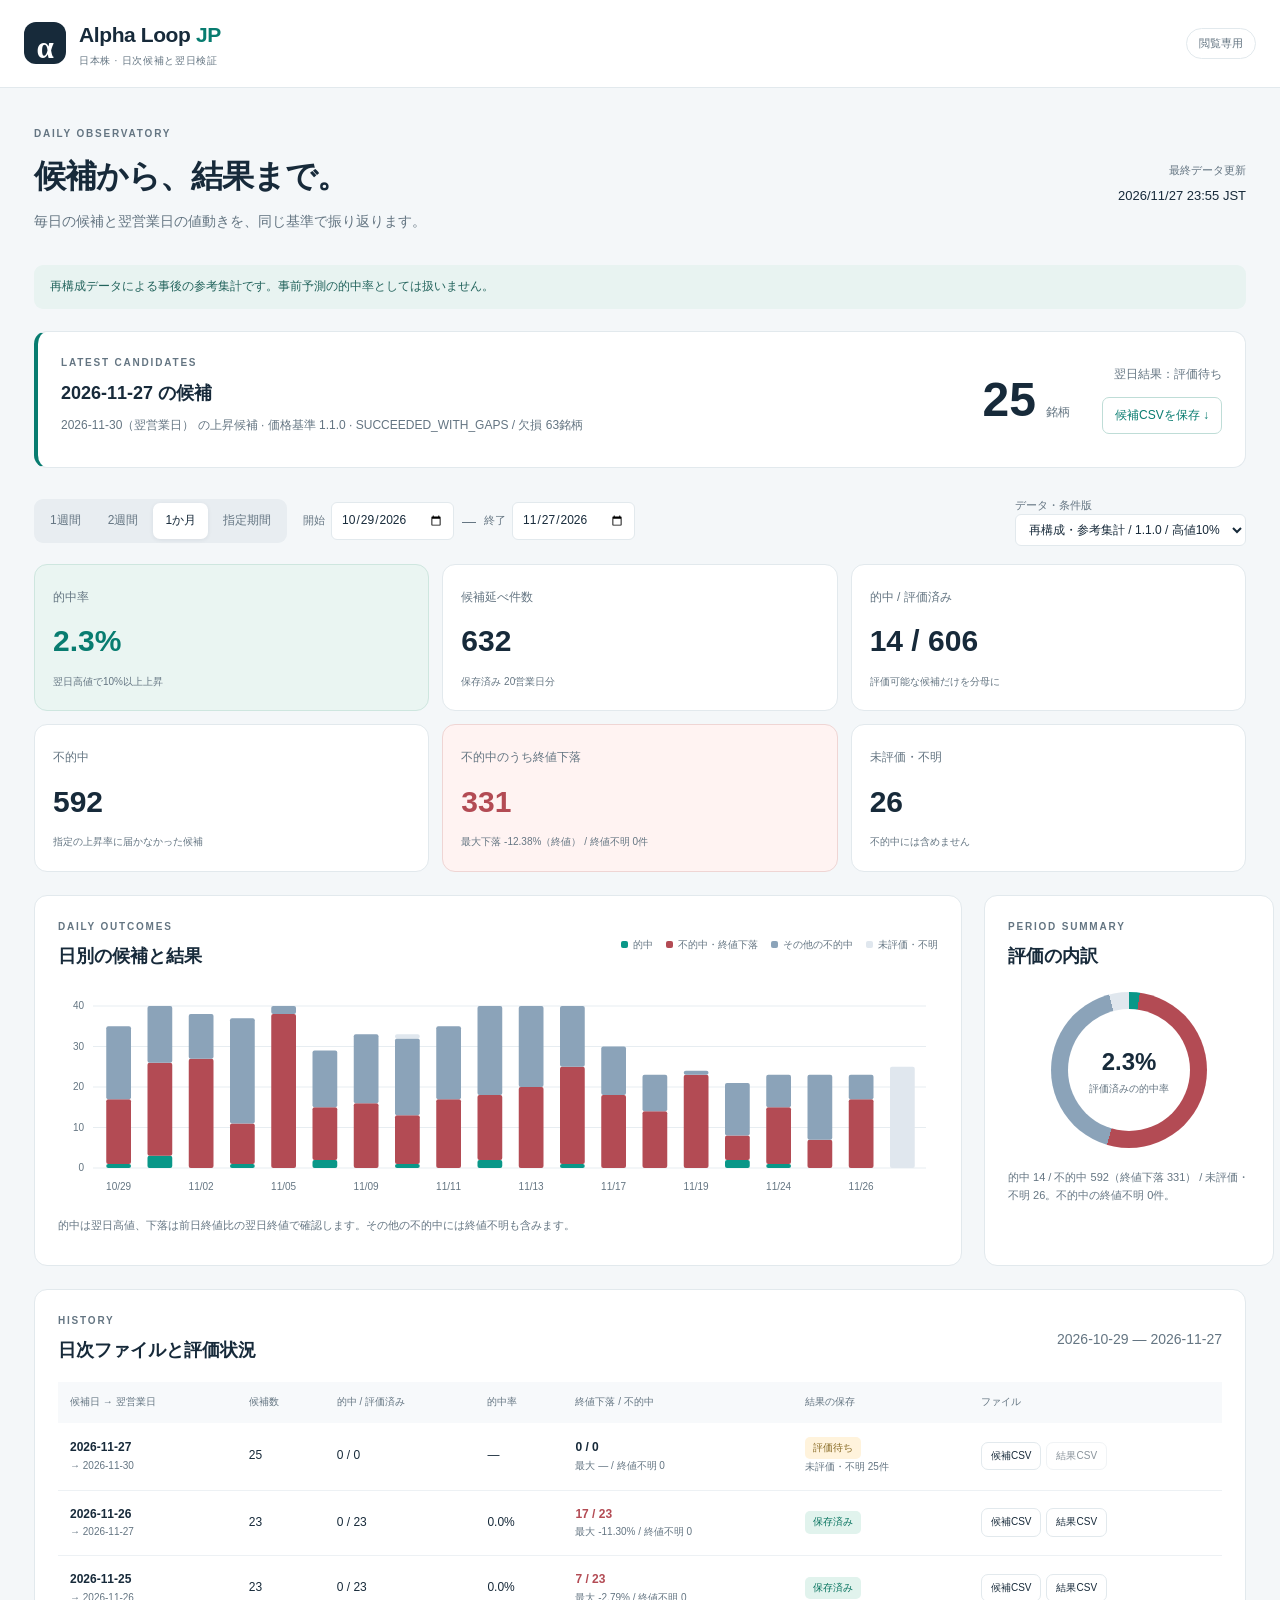
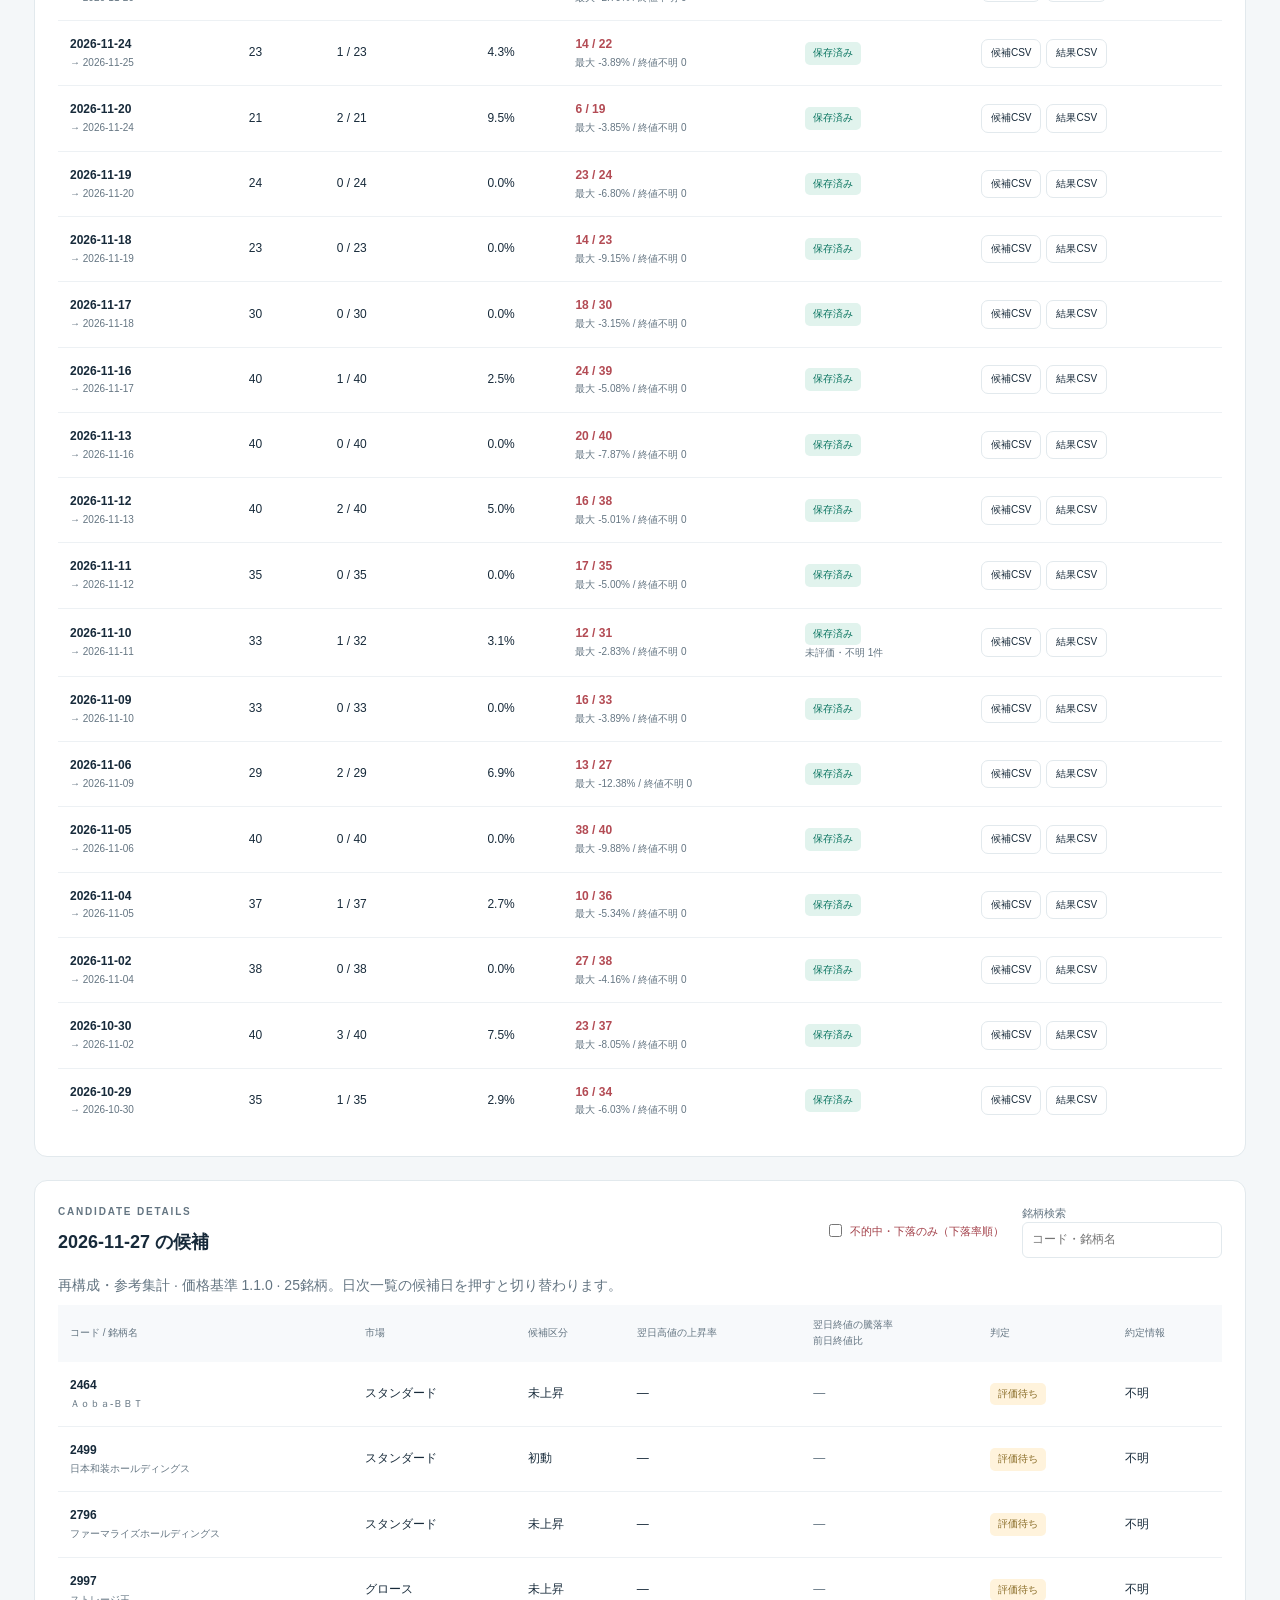
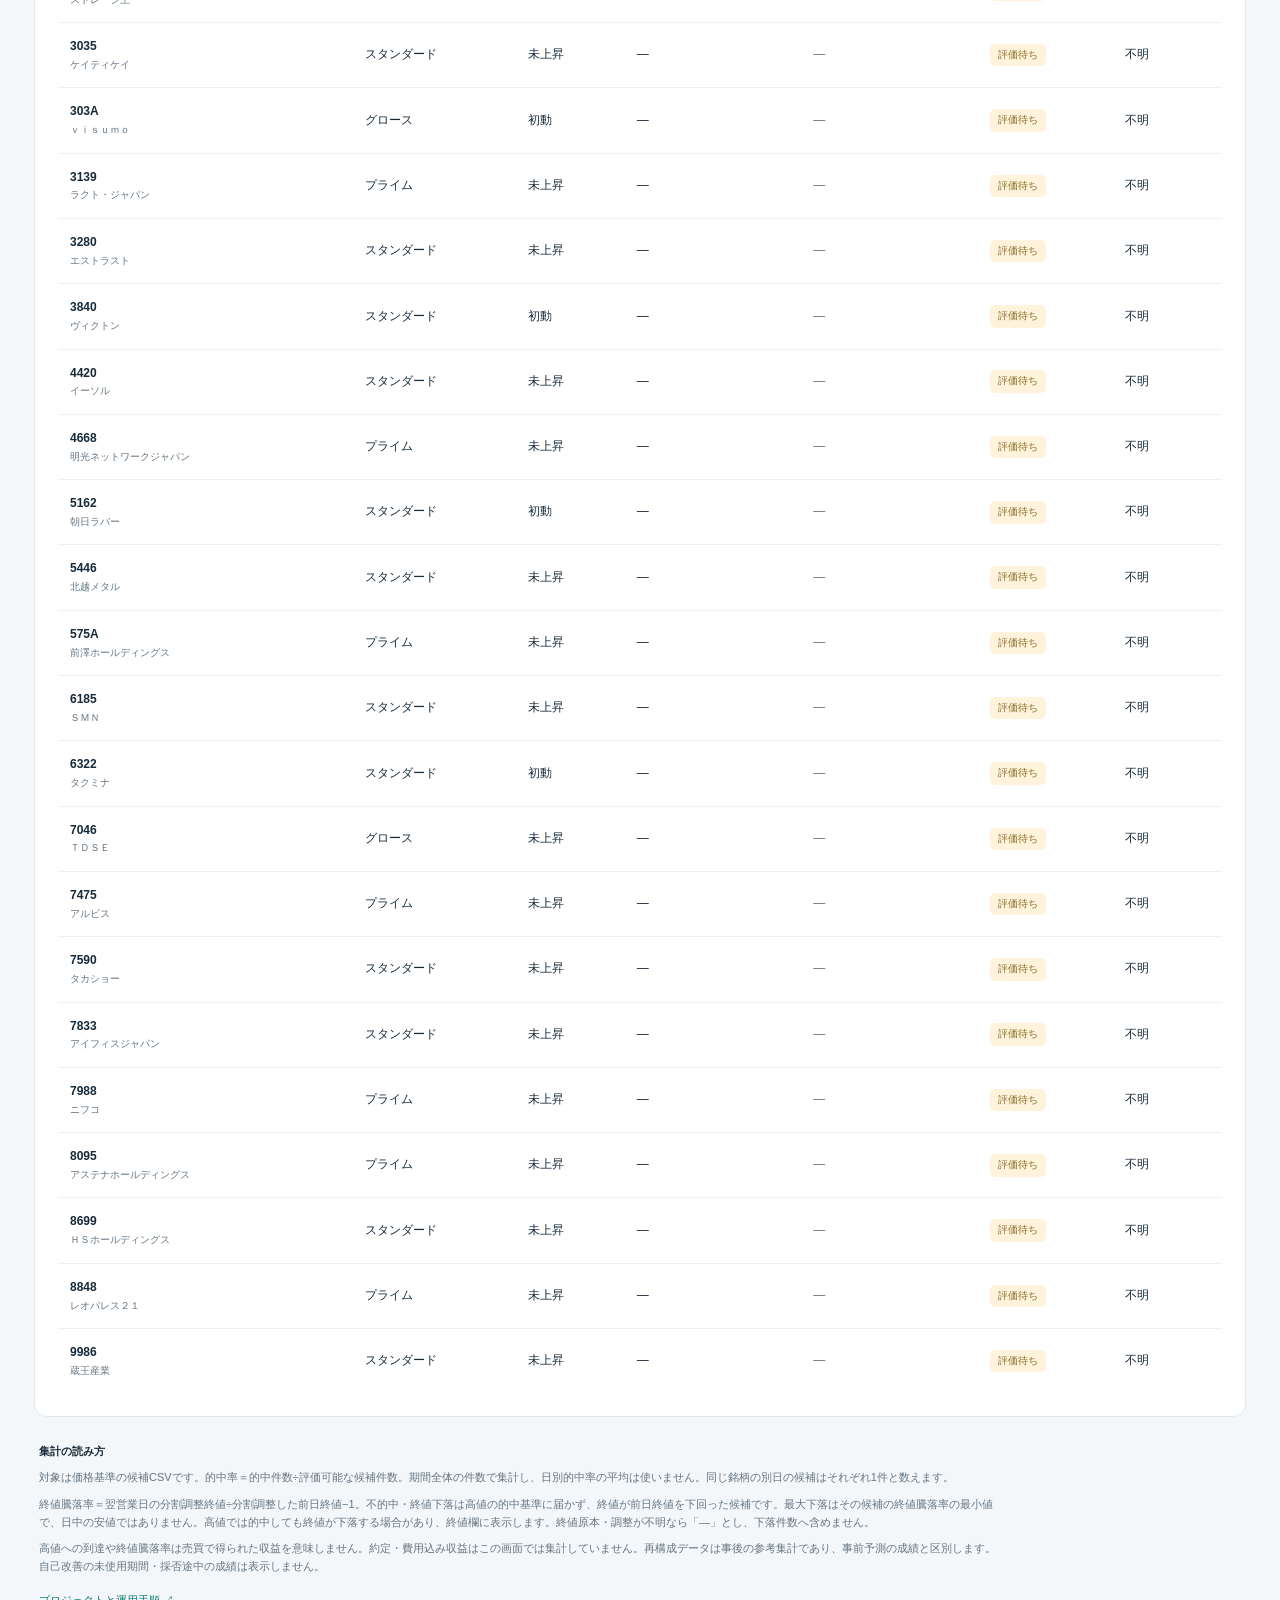
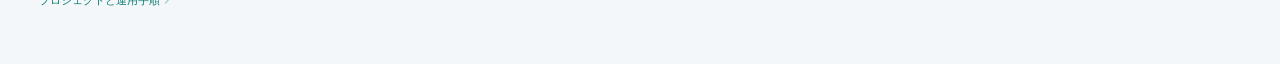
<file: index.html>
<!doctype html>
<html lang="ja" prefix="og: https://ogp.me/ns#">
<head>
  <meta charset="utf-8">
  <meta name="viewport" content="width=device-width,initial-scale=1">
  <meta name="color-scheme" content="light">
  <meta http-equiv="Content-Security-Policy" content="default-src 'self'; script-src 'self'; style-src 'self' 'unsafe-inline'; connect-src 'self'; object-src 'none'; base-uri 'self'">
  <title>Alpha Loop JP — 日次ダッシュボード</title>
  <meta name="description" content="日本株の候補と翌営業日の検証、的中率・終値下落率を確認する研究用ダッシュボード。">
  <link rel="canonical" href="https://appdevelopmentworks.github.io/alpha-loop-jp/">
  <meta property="og:type" content="website">
  <meta property="og:site_name" content="Alpha Loop JP">
  <meta property="og:title" content="Alpha Loop JP — 日本株の候補と翌日検証">
  <meta property="og:description" content="候補・的中率・下落率をひと目で。日本株の候補と翌営業日の結果を振り返る研究用ダッシュボード。">
  <meta property="og:url" content="https://appdevelopmentworks.github.io/alpha-loop-jp/">
  <meta property="og:locale" content="ja_JP">
  <meta property="og:image" content="https://appdevelopmentworks.github.io/alpha-loop-jp/og-image-v1.png">
  <meta property="og:image:secure_url" content="https://appdevelopmentworks.github.io/alpha-loop-jp/og-image-v1.png">
  <meta property="og:image:type" content="image/png">
  <meta property="og:image:width" content="1731">
  <meta property="og:image:height" content="909">
  <meta property="og:image:alt" content="Alpha Loop JP。日本株の候補と翌日検証。青緑と赤のチャートと、候補から検証へつながるループの図。">
  <meta name="twitter:card" content="summary_large_image">
  <meta name="twitter:title" content="Alpha Loop JP — 日本株の候補と翌日検証">
  <meta name="twitter:description" content="候補・的中率・下落率をひと目で。日本株の候補と翌営業日の結果を振り返る研究用ダッシュボード。">
  <meta name="twitter:image" content="https://appdevelopmentworks.github.io/alpha-loop-jp/og-image-v1.png">
  <meta name="twitter:image:alt" content="Alpha Loop JPのロゴと、日本株の候補から翌日検証へつながる図。">
  <link rel="stylesheet" href="./style.css?v=2">
  <script src="./app.js?v=2" defer></script>
</head>
<body>
  <header class="topbar"><div class="brand"><span class="mark" aria-hidden="true">α</span><div>Alpha Loop <b>JP</b><small>日本株 · 日次候補と翌日検証</small></div></div><span class="readonly">閲覧専用</span></header>
  <main>
    <section class="heading"><div><p class="eyebrow">DAILY OBSERVATORY</p><h1>候補から、結果まで。</h1><p class="sub">毎日の候補と翌営業日の値動きを、同じ基準で振り返ります。</p></div><div class="update"><span>最終データ更新</span><strong id="updated">—</strong></div></section>
    <div id="notice" class="notice" role="status">保存データを読み込んでいます…</div>
    <section class="latest panel" aria-labelledby="latest-heading"><div><p class="eyebrow">LATEST CANDIDATES</p><h2 id="latest-heading">最新の候補</h2><p id="latest-description">—</p></div><div class="latest-number"><strong id="latest-count">—</strong><span>銘柄</span></div><div class="latest-result"><span id="latest-status">—</span><button id="latest-csv" disabled>候補CSVを保存 ↓</button></div></section>
    <section class="controls" aria-label="表示条件"><div class="periods" role="group" aria-label="集計期間"><button data-period="7">1週間</button><button data-period="14">2週間</button><button data-period="30" class="active" aria-pressed="true">1か月</button><button data-period="custom">指定期間</button></div><div class="date-controls"><label>開始<input id="start" type="date"></label><span>—</span><label>終了<input id="end" type="date"></label></div><label class="cohort-label">データ・条件版<select id="cohort"></select></label></section>
    <section class="metrics" aria-label="期間集計">
      <article class="metric accent"><span>的中率</span><strong id="rate">—</strong><small id="metric-definition">翌日高値で10%以上上昇</small></article>
      <article class="metric"><span>候補延べ件数</span><strong id="candidate-total">—</strong><small id="available-days">—</small></article>
      <article class="metric"><span>的中 / 評価済み</span><strong id="hit-total">—</strong><small>評価可能な候補だけを分母に</small></article>
      <article class="metric"><span>不的中</span><strong id="miss-total">—</strong><small>指定の上昇率に届かなかった候補</small></article>
      <article class="metric decline"><span>不的中のうち終値下落</span><strong id="negative-total">—</strong><small id="negative-note">最大下落 — / 終値不明 —</small></article>
      <article class="metric"><span>未評価・不明</span><strong id="unknown-total">—</strong><small>不的中には含めません</small></article>
    </section>
    <section class="charts"><article class="panel chart-panel"><div class="section-title"><div><p class="eyebrow">DAILY OUTCOMES</p><h2>日別の候補と結果</h2></div><div class="legend"><span class="hit">的中</span><span class="decline">不的中・終値下落</span><span class="miss">その他の不的中</span><span class="unknown">未評価・不明</span></div></div><div id="chart" class="chart"></div><p class="chart-foot">的中は翌日高値、下落は前日終値比の翌日終値で確認します。その他の不的中には終値不明も含みます。</p></article><article class="panel breakdown"><p class="eyebrow">PERIOD SUMMARY</p><h2>評価の内訳</h2><div id="donut" class="donut"><span id="donut-label">—</span></div><p id="period-note" class="chart-foot">—</p></article></section>
    <section class="panel"><div class="section-title"><div><p class="eyebrow">HISTORY</p><h2>日次ファイルと評価状況</h2></div><span id="range-label" class="muted"></span></div><div class="table-scroll"><table><caption class="sr-only">期間内の日別候補と結果</caption><thead><tr><th>候補日 → 翌営業日</th><th>候補数</th><th>的中 / 評価済み</th><th>的中率</th><th>終値下落 / 不的中</th><th>結果の保存</th><th>ファイル</th></tr></thead><tbody id="history"></tbody></table></div><p id="empty" class="empty" hidden>この期間には保存データがありません。</p></section>
    <section class="panel details"><div class="section-title"><div><p class="eyebrow">CANDIDATE DETAILS</p><h2 id="details-heading">銘柄別の結果</h2></div><div class="detail-controls"><label class="negative-filter"><input id="negative-only" type="checkbox"> 不的中・下落のみ（下落率順）</label><label class="search-label">銘柄検索<input id="search" type="search" placeholder="コード・銘柄名" autocomplete="off"></label></div></div><p id="detail-note" class="muted"></p><div class="table-scroll"><table><caption class="sr-only">選択日の候補銘柄と翌日結果</caption><thead><tr><th>コード / 銘柄名</th><th>市場</th><th>候補区分</th><th>翌日高値の上昇率</th><th>翌日終値の騰落率<br>前日終値比</th><th>判定</th><th>約定情報</th></tr></thead><tbody id="candidates"></tbody></table></div></section>
    <footer><strong>集計の読み方</strong><p>対象は価格基準の候補CSVです。的中率＝的中件数÷評価可能な候補件数。期間全体の件数で集計し、日別的中率の平均は使いません。同じ銘柄の別日の候補はそれぞれ1件と数えます。</p><p>終値騰落率＝翌営業日の分割調整終値÷分割調整した前日終値−1。不的中・終値下落は高値の的中基準に届かず、終値が前日終値を下回った候補です。最大下落はその候補の終値騰落率の最小値で、日中の安値ではありません。高値では的中しても終値が下落する場合があり、終値欄に表示します。終値原本・調整が不明なら「—」とし、下落件数へ含めません。</p><p>高値への到達や終値騰落率は売買で得られた収益を意味しません。約定・費用込み収益はこの画面では集計していません。再構成データは事後の参考集計であり、事前予測の成績と区別します。自己改善の未使用期間・採否途中の成績は表示しません。</p><a href="https://github.com/appdevelopmentworks/alpha-loop-jp" rel="noopener noreferrer">プロジェクトと運用手順 ↗</a></footer>
  </main>
</body>
</html>
</file>
<file: style.css>
:root{--ink:#172a3a;--muted:#647582;--line:#e2e9ed;--teal:#087c70;--hit:#099788;--miss:#8ba3b9;--unknown:#e0e7ee;--bg:#f4f7f9}*{box-sizing:border-box}body{margin:0;background:var(--bg);color:var(--ink);font-family:Inter,"Noto Sans JP","Yu Gothic UI",Meiryo,sans-serif;font-size:14px;line-height:1.65}.topbar{height:88px;padding:0 max(24px,calc((100vw - 1260px)/2));display:flex;align-items:center;justify-content:space-between;background:#fff;border-bottom:1px solid var(--line)}.brand{display:flex;align-items:center;gap:13px;font-size:21px;font-weight:600;letter-spacing:-.4px}.brand b{color:var(--teal)}.brand small{display:block;font-size:10px;font-weight:500;letter-spacing:.7px;color:var(--muted)}.mark{display:grid;place-items:center;width:42px;height:42px;background:var(--ink);color:#fff;border-radius:12px;font-family:Georgia,serif;font-size:31px}.readonly{font-size:11px;color:var(--muted);border:1px solid var(--line);padding:5px 12px;border-radius:20px}main{max-width:1260px;margin:auto;padding:38px 24px 30px}.heading{display:flex;justify-content:space-between;align-items:center;margin-bottom:24px}.eyebrow{font-size:10px;font-weight:700;letter-spacing:1.8px;color:var(--muted);margin:0 0 7px}h1{font-size:32px;letter-spacing:-1px;margin:0 0 8px}h2{font-size:18px;margin:0}p{margin:8px 0}.sub,.muted{color:var(--muted)}.update{text-align:right;font-size:11px;color:var(--muted)}.update strong{display:block;font-size:13px;font-weight:500;color:var(--ink);margin-top:5px}.notice{padding:12px 16px;border-radius:9px;margin-bottom:22px;background:#e8f3f1;color:#22635c;font-size:12px}.notice.demo{background:#fff4dc;color:#795b19}.notice.error{background:#fdeceb;color:#982d2b}.panel,.metric{background:#fff;border:1px solid var(--line);border-radius:13px;padding:23px}.latest{display:flex;gap:32px;align-items:center;margin-bottom:28px;border-left:4px solid var(--teal)}.latest p:last-child{color:var(--muted);font-size:12px}.latest-number{margin-left:auto;display:flex;align-items:baseline;gap:10px}.latest-number strong{font-size:48px;font-weight:600;line-height:1.2;font-variant-numeric:tabular-nums}.latest-number span{font-size:12px;color:var(--muted)}.latest-result{display:flex;align-items:flex-end;flex-direction:column;gap:12px;color:var(--muted);font-size:12px}button,select,input{font:inherit}button{cursor:pointer;border:1px solid var(--line);border-radius:7px;background:#fff;color:var(--ink);padding:8px 12px;font-size:12px}button:hover{border-color:var(--teal);color:var(--teal)}button:disabled{cursor:default;opacity:.5}button:focus-visible,select:focus-visible,input:focus-visible,a:focus-visible{outline:3px solid #84cabf;outline-offset:3px}.latest button{border-color:#bfddd7;color:var(--teal)}.controls{display:flex;gap:16px;align-items:center;flex-wrap:wrap;margin-bottom:18px}.periods{display:flex;background:#e8edf1;padding:4px;border-radius:9px;gap:3px}.periods button{border:0;background:transparent;color:var(--muted)}.periods .active{background:#fff;color:var(--ink);box-shadow:0 1px 4px #172a3a14}.date-controls{display:flex;gap:8px;align-items:center;color:var(--muted)}label{font-size:11px;color:var(--muted)}input,select{border:1px solid var(--line);border-radius:6px;padding:7px 9px;color:var(--ink);background:#fff;font-size:12px;max-width:100%}.date-controls input{margin-left:6px}.cohort-label{margin-left:auto}.cohort-label select{display:block;min-width:195px}.metrics{display:grid;grid-template-columns:1.15fr repeat(4,1fr);gap:13px;margin-bottom:23px}.metric{padding:20px 18px;min-width:0}.metric>span{font-size:12px;color:var(--muted)}.metric strong{display:block;font-size:30px;font-weight:600;font-variant-numeric:tabular-nums;margin:8px 0}.metric small{display:block;font-size:10px;color:var(--muted)}.metric.accent{background:#eaf5f2;border-color:#cee6df}.metric.accent strong{color:var(--teal)}.charts{display:grid;grid-template-columns:1fr 290px;gap:22px;margin-bottom:23px}.section-title{display:flex;align-items:center;justify-content:space-between;gap:15px;margin-bottom:16px}.legend{display:flex;gap:13px;font-size:10px;color:var(--muted)}.legend span:before{content:"";display:inline-block;width:7px;height:7px;border-radius:2px;margin-right:5px;background:var(--unknown)}.legend .hit:before{background:var(--hit)}.legend .miss:before{background:var(--miss)}.chart{min-height:215px;overflow:auto}.chart svg{display:block;width:100%;min-width:400px;height:215px}.chart text{font-family:inherit;fill:var(--muted);font-size:10px}.chart-foot{font-size:11px;color:var(--muted);margin-top:13px}.breakdown h2{margin-bottom:20px}.donut{width:156px;height:156px;border-radius:50%;margin:20px auto;display:grid;place-items:center;background:var(--unknown);position:relative}.donut:before{content:"";position:absolute;inset:17px;border-radius:50%;background:#fff}.donut span{z-index:1;text-align:center;font-size:24px;font-weight:600}.donut span small{display:block;font-size:10px;font-weight:400;color:var(--muted)}.table-scroll{overflow-x:auto}table{width:100%;border-collapse:collapse;text-align:left;white-space:nowrap;font-size:12px}thead{font-size:10px;color:var(--muted);background:#f7f9fb}th{font-weight:500;padding:12px}td{padding:14px 12px;border-bottom:1px solid #edf1f4;font-variant-numeric:tabular-nums}tbody tr:last-child td{border-bottom:0}td small{display:block;color:var(--muted);font-size:10px}.session-button{padding:0;border:0;font-weight:600;background:none;color:var(--ink)}.table-action{font-size:10px;padding:5px 9px;margin-right:5px}.badge{display:inline-block;font-size:10px;border-radius:5px;padding:3px 8px;background:#edf1f5;color:#556b7d}.badge.hit{background:#e1f3ed;color:#08735f}.badge.pending{background:#fff3dc;color:#886b25}.details{margin-top:23px}.search-label input{display:block;min-width:200px}.positive{color:var(--teal)}.negative{color:#b34b54}.empty{text-align:center;color:var(--muted);padding:30px}.sr-only{position:absolute;width:1px;height:1px;padding:0;overflow:hidden;clip:rect(0,0,0,0);white-space:nowrap;border:0}footer{color:var(--muted);font-size:11px;padding:25px 5px;max-width:970px}footer strong{color:var(--ink)}footer a{display:inline-block;margin-top:8px;color:var(--teal);text-decoration:none}@media(max-width:1000px){.metrics{grid-template-columns:repeat(3,1fr)}.charts{grid-template-columns:1fr 230px}.cohort-label{margin-left:0}}@media(max-width:680px){.topbar{height:72px;padding:0 18px}main{padding:24px 16px}.heading{display:block}h1{font-size:27px}.update{text-align:left;margin-top:16px}.latest{flex-wrap:wrap;gap:12px;padding:20px}.latest-number strong{font-size:38px}.latest-result{width:100%;flex-direction:row;justify-content:space-between;align-items:center}.controls{gap:12px}.date-controls{width:100%;flex-wrap:wrap}.date-controls input{width:130px}.cohort-label{width:100%}.cohort-label select{width:100%}.metrics{grid-template-columns:repeat(2,1fr);gap:10px}.metric:first-child{grid-column:span 2}.metric strong{font-size:27px}.charts{grid-template-columns:1fr}.breakdown{display:none}.panel{padding:18px}.section-title{flex-wrap:wrap}.legend{gap:9px}.brand{font-size:19px}}
.metrics{grid-template-columns:repeat(3,minmax(0,1fr))}.metric.decline{background:#fff3f2;border-color:#efd5d4}.metric.decline strong{color:#b34b54}.legend{flex-wrap:wrap}.legend .decline:before{background:#b34b54}.decline-row{background:#fff8f7}.badge.decline{background:#fbe2df;color:#a13d46}.close-return{font-weight:700;font-size:14px}.detail-controls{display:flex;align-items:center;gap:18px;flex-wrap:wrap}.negative-filter{display:flex;align-items:center;gap:5px;color:#a13d46}.negative-filter input{accent-color:#b34b54}@media(max-width:680px){.metrics{grid-template-columns:repeat(2,minmax(0,1fr))}.detail-controls{gap:10px}.metric:first-child{grid-column:span 2}}
</file>
